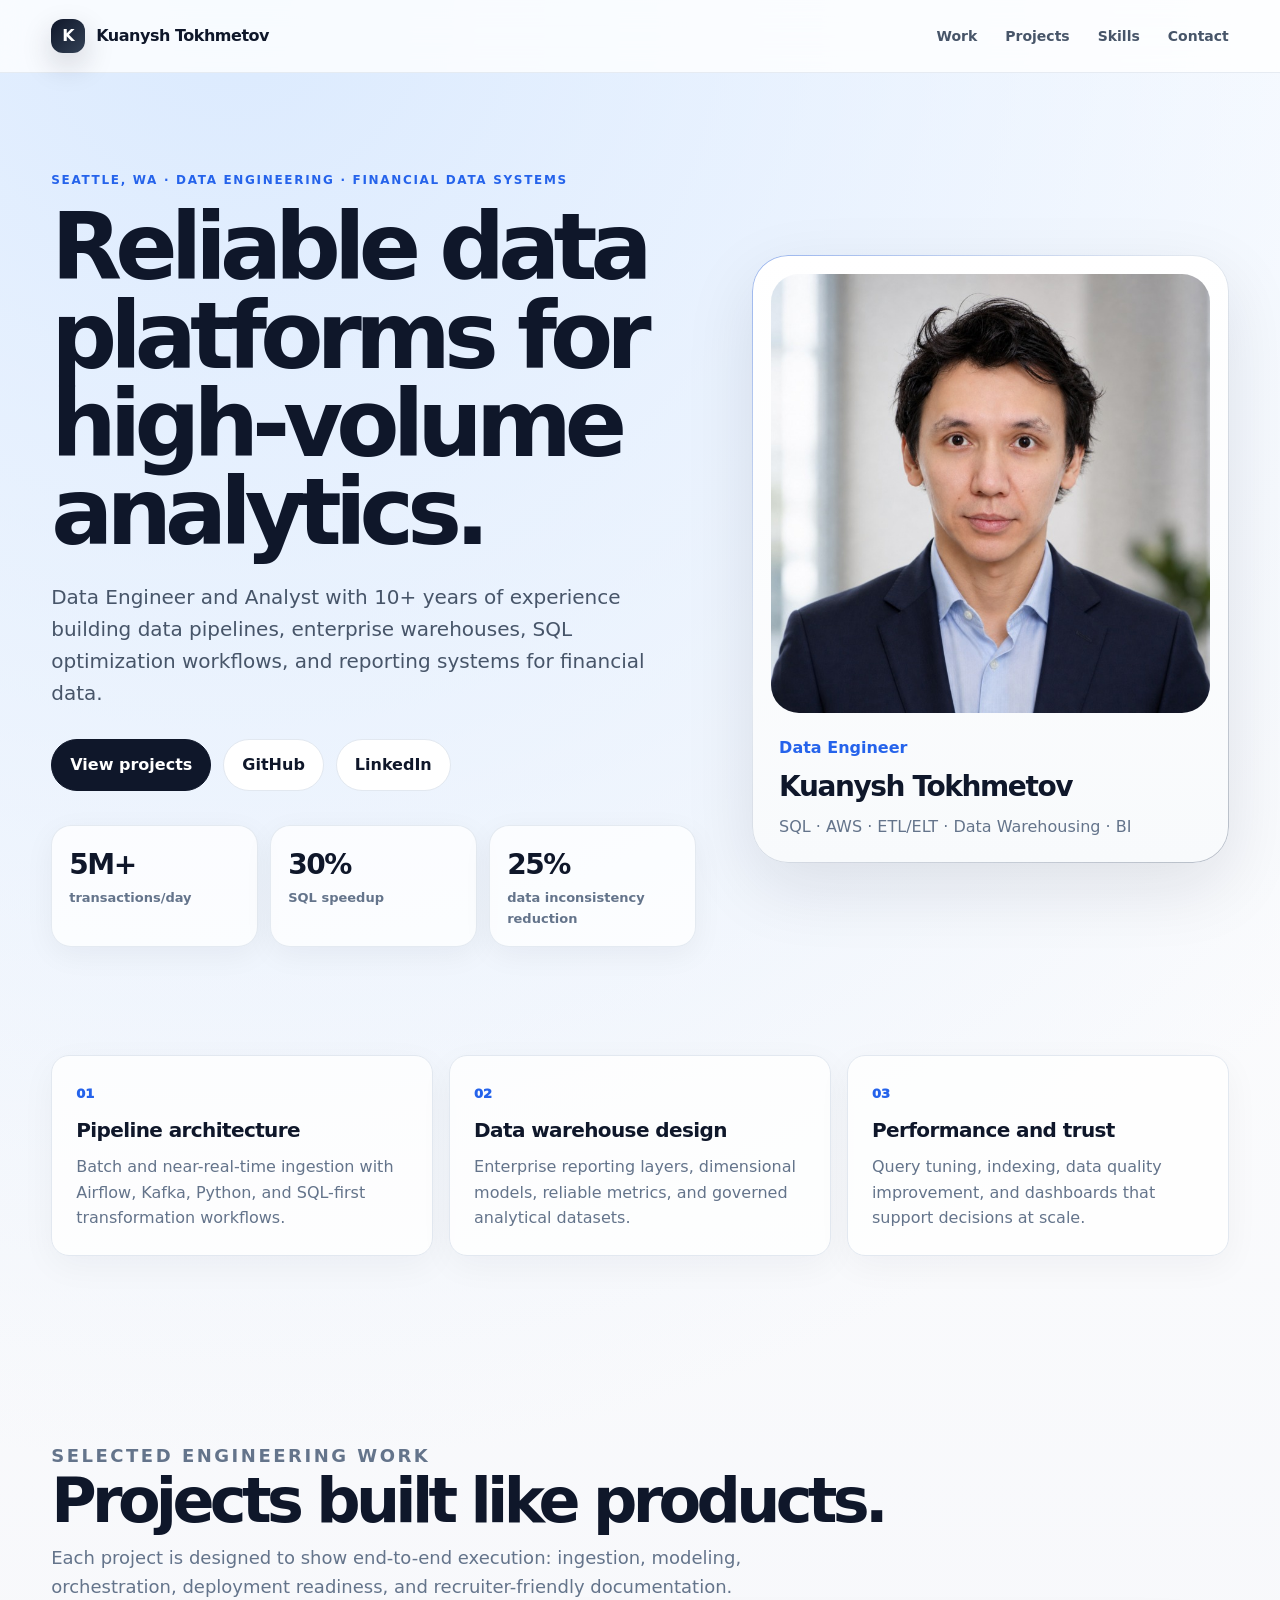
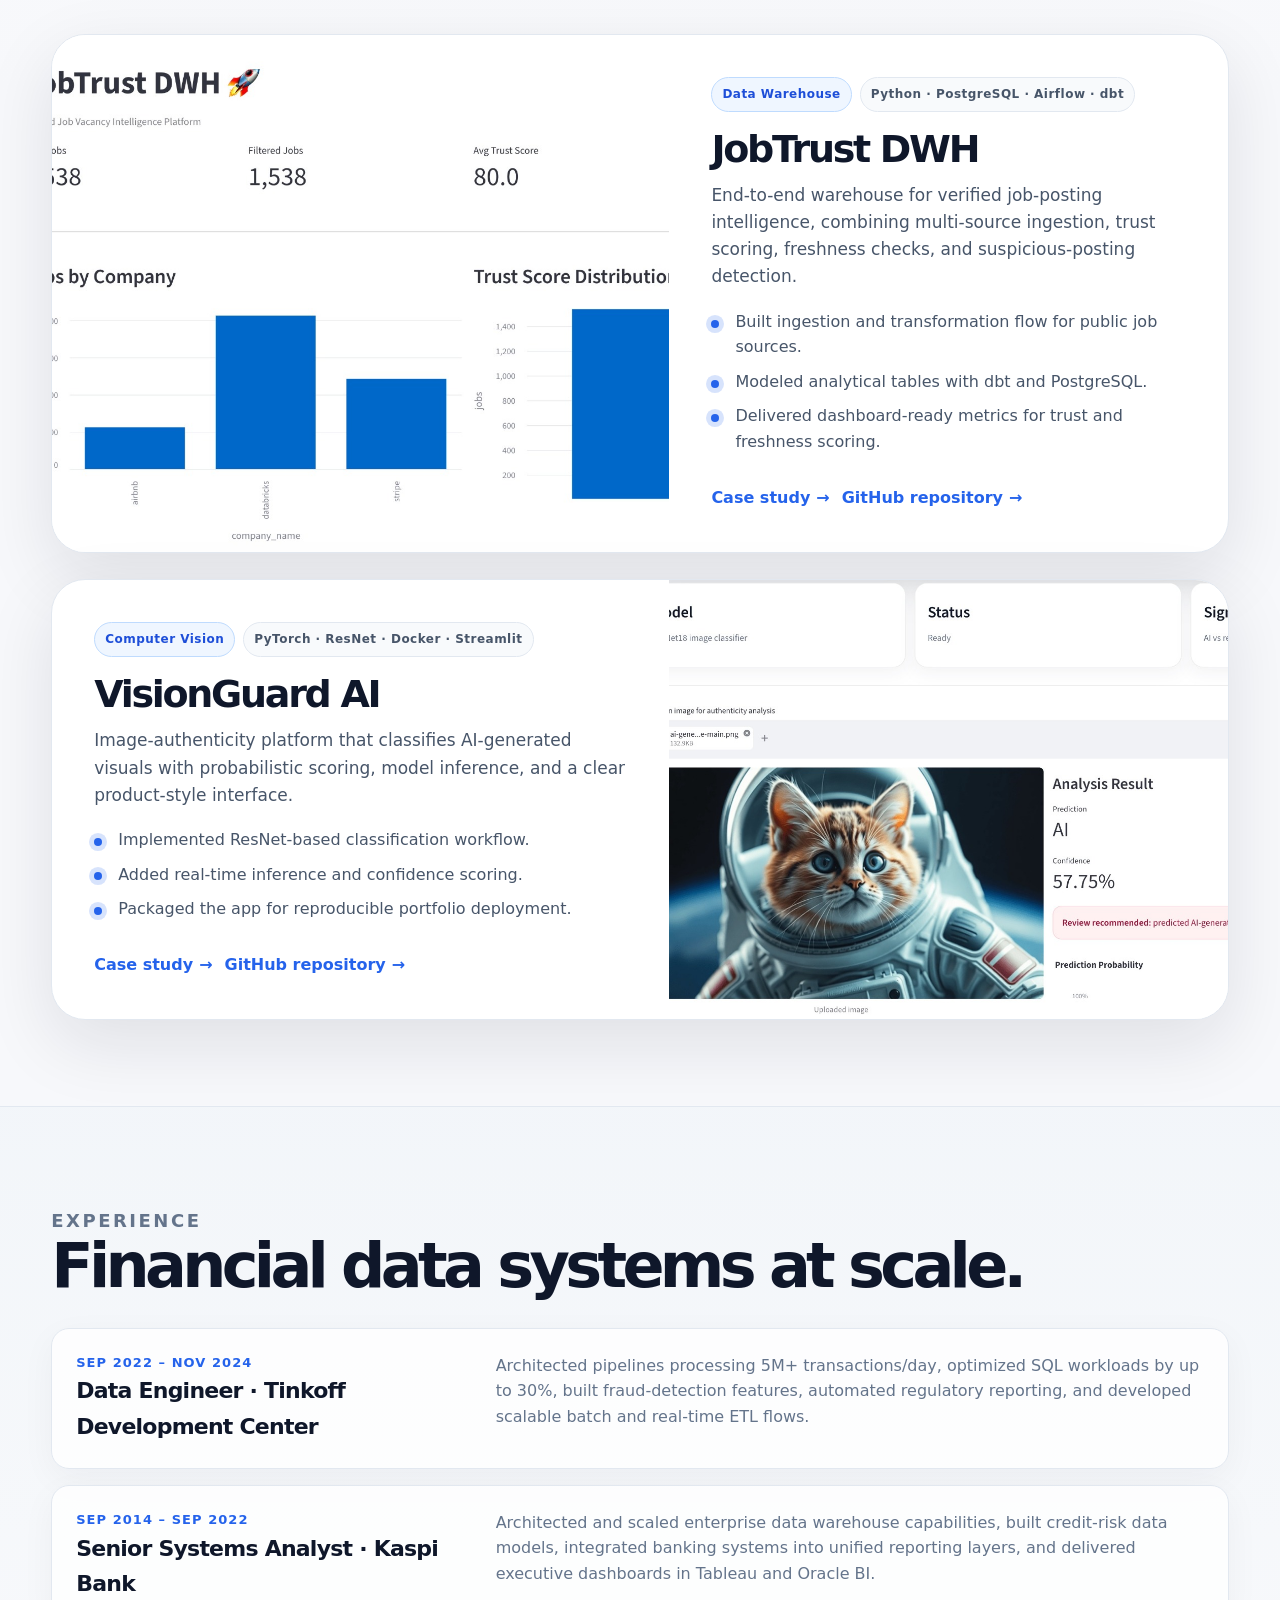
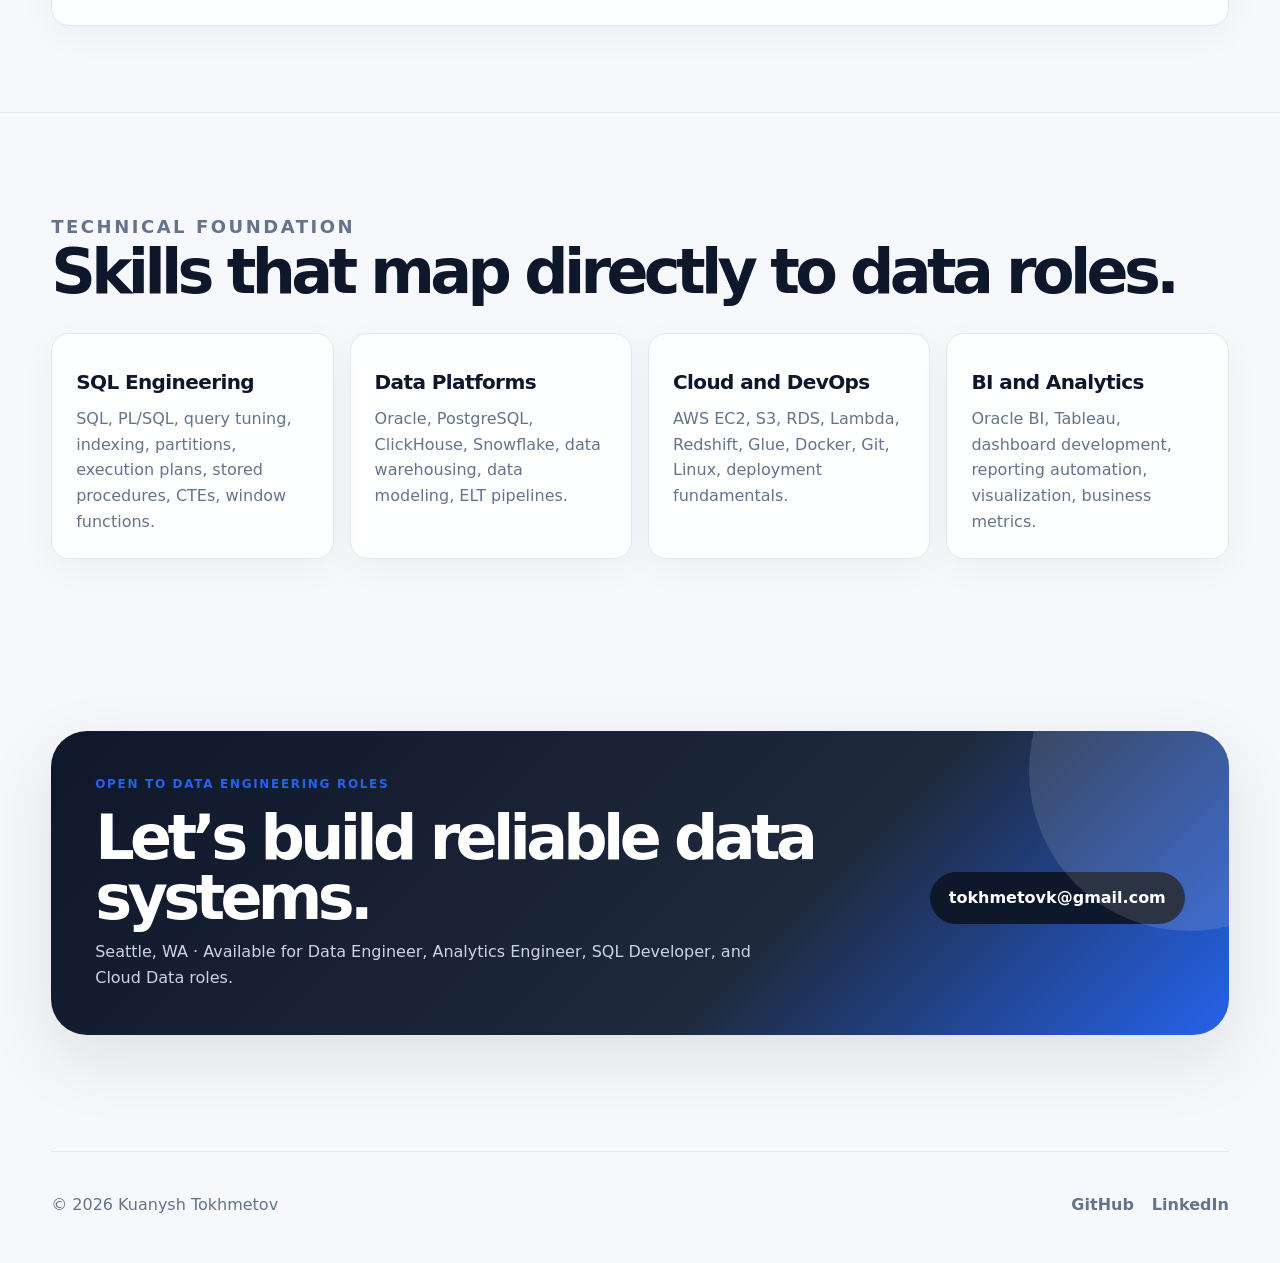
<file: index.html>
<!doctype html>
<html lang="en">
<head>
  <meta charset="utf-8" />
  <meta name="viewport" content="width=device-width, initial-scale=1" />
  <title>Kuanysh Tokhmetov — Data Engineer</title>
  <meta name="description" content="Kuanysh Tokhmetov is a Data Engineer building reliable data pipelines, warehouses, and ML-enabled data products." />
  <link rel="icon" href="img/favicon.png" />
  <link rel="stylesheet" href="css/style.css" />
</head>
<body>
  <a class="skip" href="#main">Skip to content</a>
  <header class="site-header">
    <div class="container nav-shell">
      <a class="brand" href="index.html" aria-label="Home">
        <span class="brand-mark">K</span>
        <span>Kuanysh Tokhmetov</span>
      </a>
      <button class="menu-button" aria-label="Open navigation" aria-expanded="false">Menu</button>
      <nav class="site-nav" aria-label="Primary navigation">
        <a href="#work">Work</a>
        <a href="#projects">Projects</a>
        <a href="#skills">Skills</a>
        <a href="#contact">Contact</a>
      </nav>
    </div>
  </header>

  <main id="main">
    <section class="hero section-pad">
      <div class="container hero-grid">
        <div class="hero-copy reveal">
          <p class="eyebrow">Seattle, WA · Data Engineering · Financial Data Systems</p>
          <h1>Reliable data platforms for high-volume analytics.</h1>
          <p class="hero-lede">Data Engineer and Analyst with 10+ years of experience building data pipelines, enterprise warehouses, SQL optimization workflows, and reporting systems for financial data.</p>
          <div class="hero-actions">
            <a class="btn btn-primary" href="#projects">View projects</a>
            <a class="btn btn-secondary" href="https://github.com/fear2dance" target="_blank" rel="noreferrer">GitHub</a>
            <a class="btn btn-secondary" href="https://www.linkedin.com/in/kuanyshtokhmetov/" target="_blank" rel="noreferrer">LinkedIn</a>
          </div>
          <div class="signal-row" aria-label="Career highlights">
            <div><strong>5M+</strong><span>transactions/day</span></div>
            <div><strong>30%</strong><span>SQL speedup</span></div>
            <div><strong>25%</strong><span>data inconsistency reduction</span></div>
          </div>
        </div>
        <aside class="profile-panel reveal">
          <div class="portrait-wrap">
            <img src="img/avatar.jpg" alt="Professional headshot of Kuanysh Tokhmetov" />
          </div>
          <div class="profile-meta">
            <p class="role">Data Engineer</p>
            <h2>Kuanysh Tokhmetov</h2>
            <p>SQL · AWS · ETL/ELT · Data Warehousing · BI</p>
          </div>
        </aside>
      </div>
    </section>

    <section class="section-pad compact" aria-label="Value proposition">
      <div class="container value-grid">
        <article class="value-card reveal">
          <span>01</span>
          <h3>Pipeline architecture</h3>
          <p>Batch and near-real-time ingestion with Airflow, Kafka, Python, and SQL-first transformation workflows.</p>
        </article>
        <article class="value-card reveal">
          <span>02</span>
          <h3>Data warehouse design</h3>
          <p>Enterprise reporting layers, dimensional models, reliable metrics, and governed analytical datasets.</p>
        </article>
        <article class="value-card reveal">
          <span>03</span>
          <h3>Performance and trust</h3>
          <p>Query tuning, indexing, data quality improvement, and dashboards that support decisions at scale.</p>
        </article>
      </div>
    </section>

    <section id="projects" class="section-pad">
      <div class="container section-head reveal">
        <p class="eyebrow">Selected engineering work</p>
        <h2>Projects built like products.</h2>
        <p>Each project is designed to show end-to-end execution: ingestion, modeling, orchestration, deployment readiness, and recruiter-friendly documentation.</p>
      </div>

      <div class="container project-stack">
        <article class="project-card feature reveal">
          <a class="project-media" href="projects/jobtrust.html" aria-label="Open JobTrust case study">
            <img src="img/jobtrust-dashboard.jpg" alt="JobTrust DWH dashboard screenshot" />
          </a>
          <div class="project-content">
            <div class="project-topline">
              <span class="pill">Data Warehouse</span>
              <span class="pill muted">Python · PostgreSQL · Airflow · dbt</span>
            </div>
            <h3>JobTrust DWH</h3>
            <p>End-to-end warehouse for verified job-posting intelligence, combining multi-source ingestion, trust scoring, freshness checks, and suspicious-posting detection.</p>
            <ul class="clean-list">
              <li>Built ingestion and transformation flow for public job sources.</li>
              <li>Modeled analytical tables with dbt and PostgreSQL.</li>
              <li>Delivered dashboard-ready metrics for trust and freshness scoring.</li>
            </ul>
            <div class="card-actions">
              <a class="text-link" href="projects/jobtrust.html">Case study</a>
              <a class="text-link" href="https://github.com/fear2dance/jobtrust" target="_blank" rel="noreferrer">GitHub repository</a>
            </div>
          </div>
        </article>

        <article class="project-card feature flip reveal">
          <a class="project-media" href="projects/visionguard.html" aria-label="Open VisionGuard case study">
            <img src="img/visionguard-screen.jpg" alt="VisionGuard AI application screenshot" />
          </a>
          <div class="project-content">
            <div class="project-topline">
              <span class="pill">Computer Vision</span>
              <span class="pill muted">PyTorch · ResNet · Docker · Streamlit</span>
            </div>
            <h3>VisionGuard AI</h3>
            <p>Image-authenticity platform that classifies AI-generated visuals with probabilistic scoring, model inference, and a clear product-style interface.</p>
            <ul class="clean-list">
              <li>Implemented ResNet-based classification workflow.</li>
              <li>Added real-time inference and confidence scoring.</li>
              <li>Packaged the app for reproducible portfolio deployment.</li>
            </ul>
            <div class="card-actions">
              <a class="text-link" href="projects/visionguard.html">Case study</a>
              <a class="text-link" href="https://github.com/fear2dance/visionguard" target="_blank" rel="noreferrer">GitHub repository</a>
            </div>
          </div>
        </article>
      </div>
    </section>

    <section id="work" class="section-pad muted-section">
      <div class="container section-head reveal">
        <p class="eyebrow">Experience</p>
        <h2>Financial data systems at scale.</h2>
      </div>
      <div class="container timeline">
        <article class="timeline-item reveal">
          <div>
            <p class="date">Sep 2022 – Nov 2024</p>
            <h3>Data Engineer · Tinkoff Development Center</h3>
          </div>
          <p>Architected pipelines processing 5M+ transactions/day, optimized SQL workloads by up to 30%, built fraud-detection features, automated regulatory reporting, and developed scalable batch and real-time ETL flows.</p>
        </article>
        <article class="timeline-item reveal">
          <div>
            <p class="date">Sep 2014 – Sep 2022</p>
            <h3>Senior Systems Analyst · Kaspi Bank</h3>
          </div>
          <p>Architected and scaled enterprise data warehouse capabilities, built credit-risk data models, integrated banking systems into unified reporting layers, and delivered executive dashboards in Tableau and Oracle BI.</p>
        </article>
      </div>
    </section>

    <section id="skills" class="section-pad">
      <div class="container section-head reveal">
        <p class="eyebrow">Technical foundation</p>
        <h2>Skills that map directly to data roles.</h2>
      </div>
      <div class="container skills-grid">
        <article class="skill-card reveal"><h3>SQL Engineering</h3><p>SQL, PL/SQL, query tuning, indexing, partitions, execution plans, stored procedures, CTEs, window functions.</p></article>
        <article class="skill-card reveal"><h3>Data Platforms</h3><p>Oracle, PostgreSQL, ClickHouse, Snowflake, data warehousing, data modeling, ELT pipelines.</p></article>
        <article class="skill-card reveal"><h3>Cloud and DevOps</h3><p>AWS EC2, S3, RDS, Lambda, Redshift, Glue, Docker, Git, Linux, deployment fundamentals.</p></article>
        <article class="skill-card reveal"><h3>BI and Analytics</h3><p>Oracle BI, Tableau, dashboard development, reporting automation, visualization, business metrics.</p></article>
      </div>
    </section>

    <section id="contact" class="section-pad">
      <div class="container contact-card reveal">
        <div>
          <p class="eyebrow">Open to data engineering roles</p>
          <h2>Let’s build reliable data systems.</h2>
          <p>Seattle, WA · Available for Data Engineer, Analytics Engineer, SQL Developer, and Cloud Data roles.</p>
        </div>
        <div class="contact-actions">
          <a class="btn btn-primary" href="mailto:tokhmetovk@gmail.com">tokhmetovk@gmail.com</a>
        </div>
      </div>
    </section>
  </main>

  <footer class="site-footer">
    <div class="container footer-grid">
      <p>© 2026 Kuanysh Tokhmetov</p>
      <div>
        <a href="https://github.com/fear2dance" target="_blank" rel="noreferrer">GitHub</a>
        <a href="https://www.linkedin.com/in/kuanyshtokhmetov/" target="_blank" rel="noreferrer">LinkedIn</a>
      </div>
    </div>
  </footer>
  <script src="js/main.js"></script>
</body>
</html>
</file>
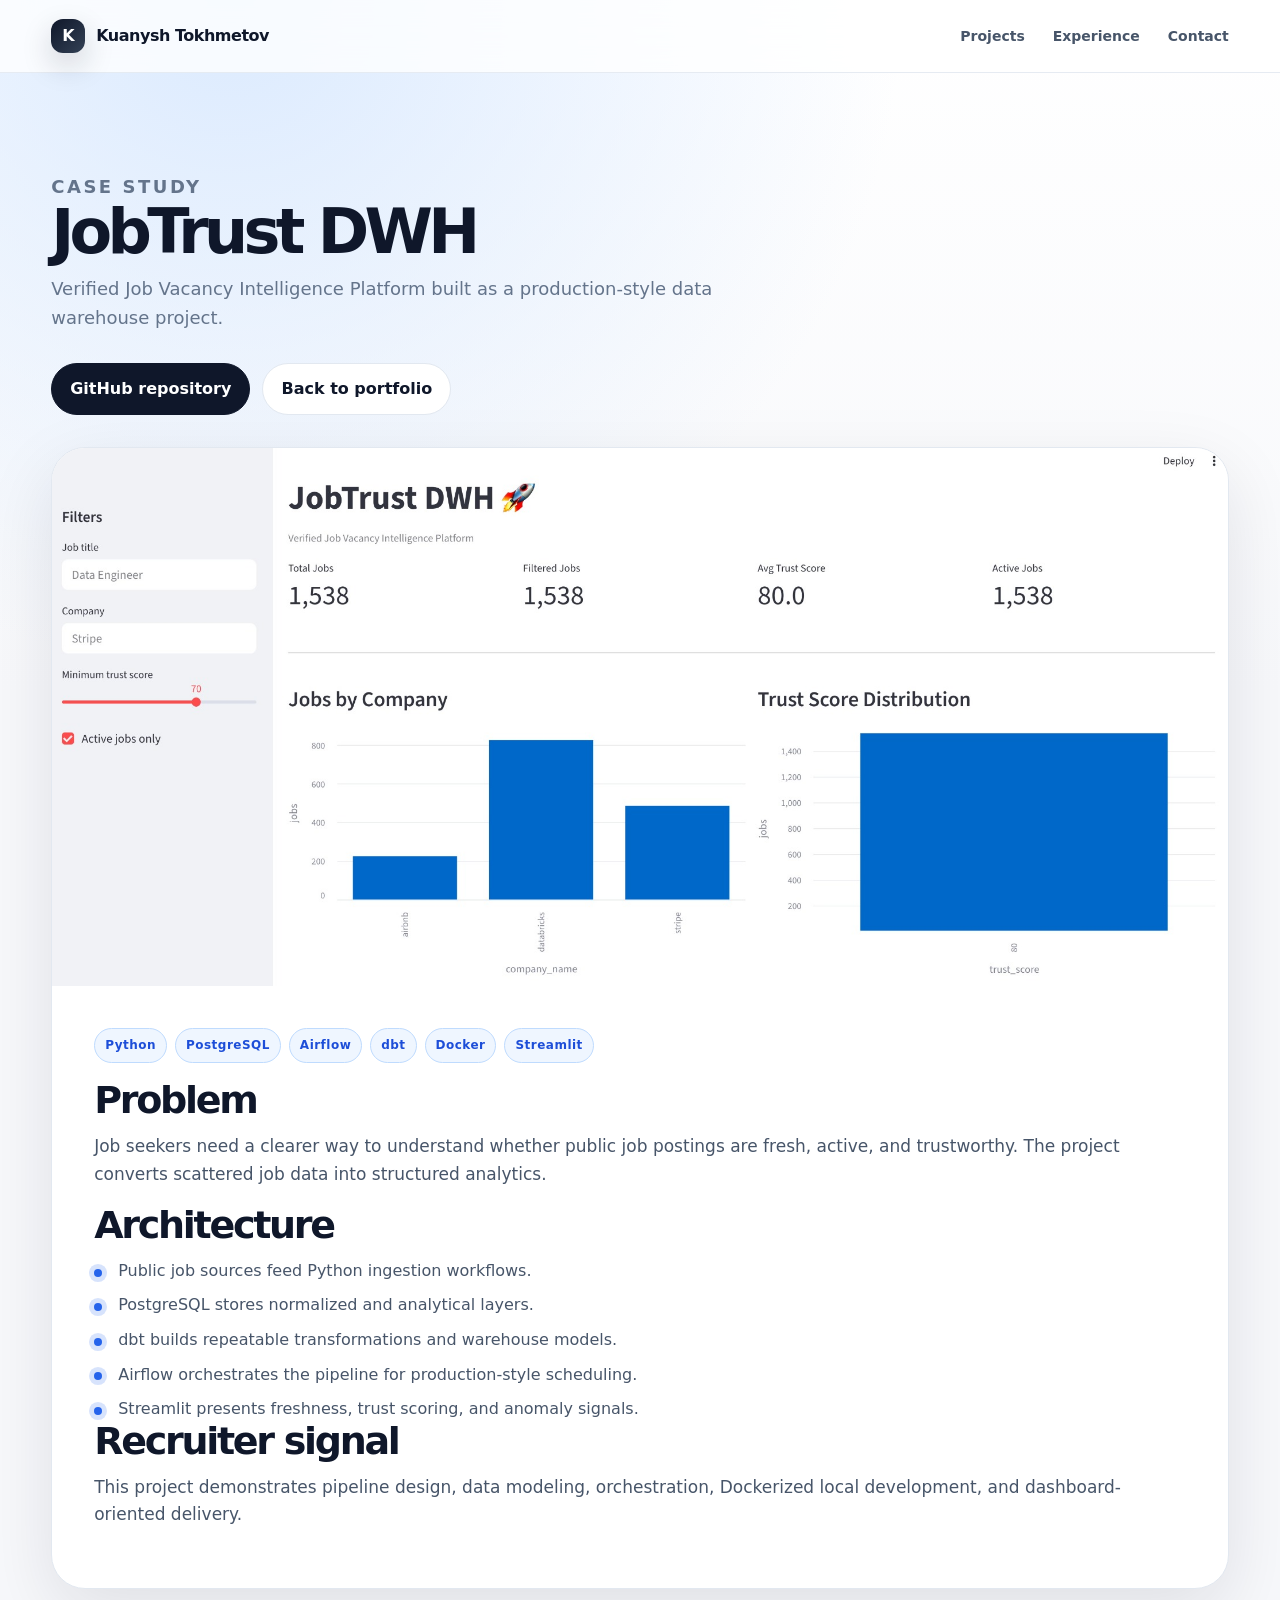
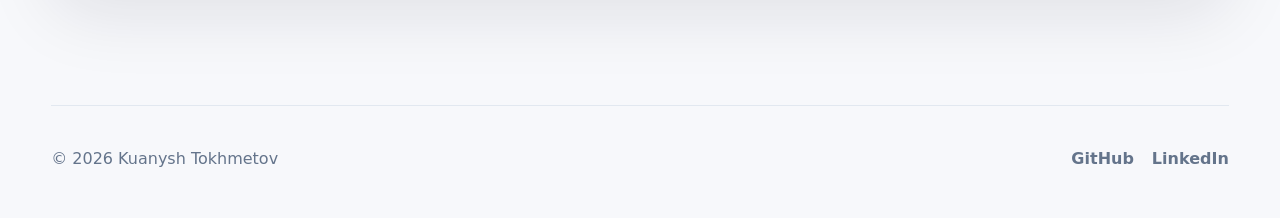
<file: projects/jobtrust.html>
<!doctype html><html lang="en"><head><meta charset="utf-8"><meta name="viewport" content="width=device-width, initial-scale=1"><title>JobTrust DWH — Case Study</title><link rel="icon" href="../img/favicon.png"><link rel="stylesheet" href="../css/style.css"></head><body>
<header class="site-header"><div class="container nav-shell"><a class="brand" href="../index.html"><span class="brand-mark">K</span><span>Kuanysh Tokhmetov</span></a><nav class="site-nav"><a href="../index.html#projects">Projects</a><a href="../index.html#work">Experience</a><a href="../index.html#contact">Contact</a></nav></div></header>
<main><section class="section-pad"><div class="container section-head"><p class="eyebrow">Case study</p><h2>JobTrust DWH</h2><p>Verified Job Vacancy Intelligence Platform built as a production-style data warehouse project.</p><div class="hero-actions"><a class="btn btn-primary" href="https://github.com/fear2dance/jobtrust" target="_blank" rel="noreferrer">GitHub repository</a><a class="btn btn-secondary" href="../index.html">Back to portfolio</a></div></div><div class="container project-card" style="display:block"><div class="project-media"><img src="../img/jobtrust-dashboard.jpg" alt="JobTrust dashboard screenshot"></div><div class="project-content"><div class="project-topline"><span class="pill">Python</span><span class="pill">PostgreSQL</span><span class="pill">Airflow</span><span class="pill">dbt</span><span class="pill">Docker</span><span class="pill">Streamlit</span></div><h3>Problem</h3><p>Job seekers need a clearer way to understand whether public job postings are fresh, active, and trustworthy. The project converts scattered job data into structured analytics.</p><h3>Architecture</h3><ul class="clean-list"><li>Public job sources feed Python ingestion workflows.</li><li>PostgreSQL stores normalized and analytical layers.</li><li>dbt builds repeatable transformations and warehouse models.</li><li>Airflow orchestrates the pipeline for production-style scheduling.</li><li>Streamlit presents freshness, trust scoring, and anomaly signals.</li></ul><h3>Recruiter signal</h3><p>This project demonstrates pipeline design, data modeling, orchestration, Dockerized local development, and dashboard-oriented delivery.</p></div></div></section></main><footer class="site-footer"><div class="container footer-grid"><p>© 2026 Kuanysh Tokhmetov</p><div><a href="https://github.com/fear2dance/jobtrust" target="_blank" rel="noreferrer">GitHub</a><a href="https://www.linkedin.com/in/kuanyshtokhmetov/" target="_blank" rel="noreferrer">LinkedIn</a></div></div></footer><script src="../js/main.js"></script></body></html>
</file>
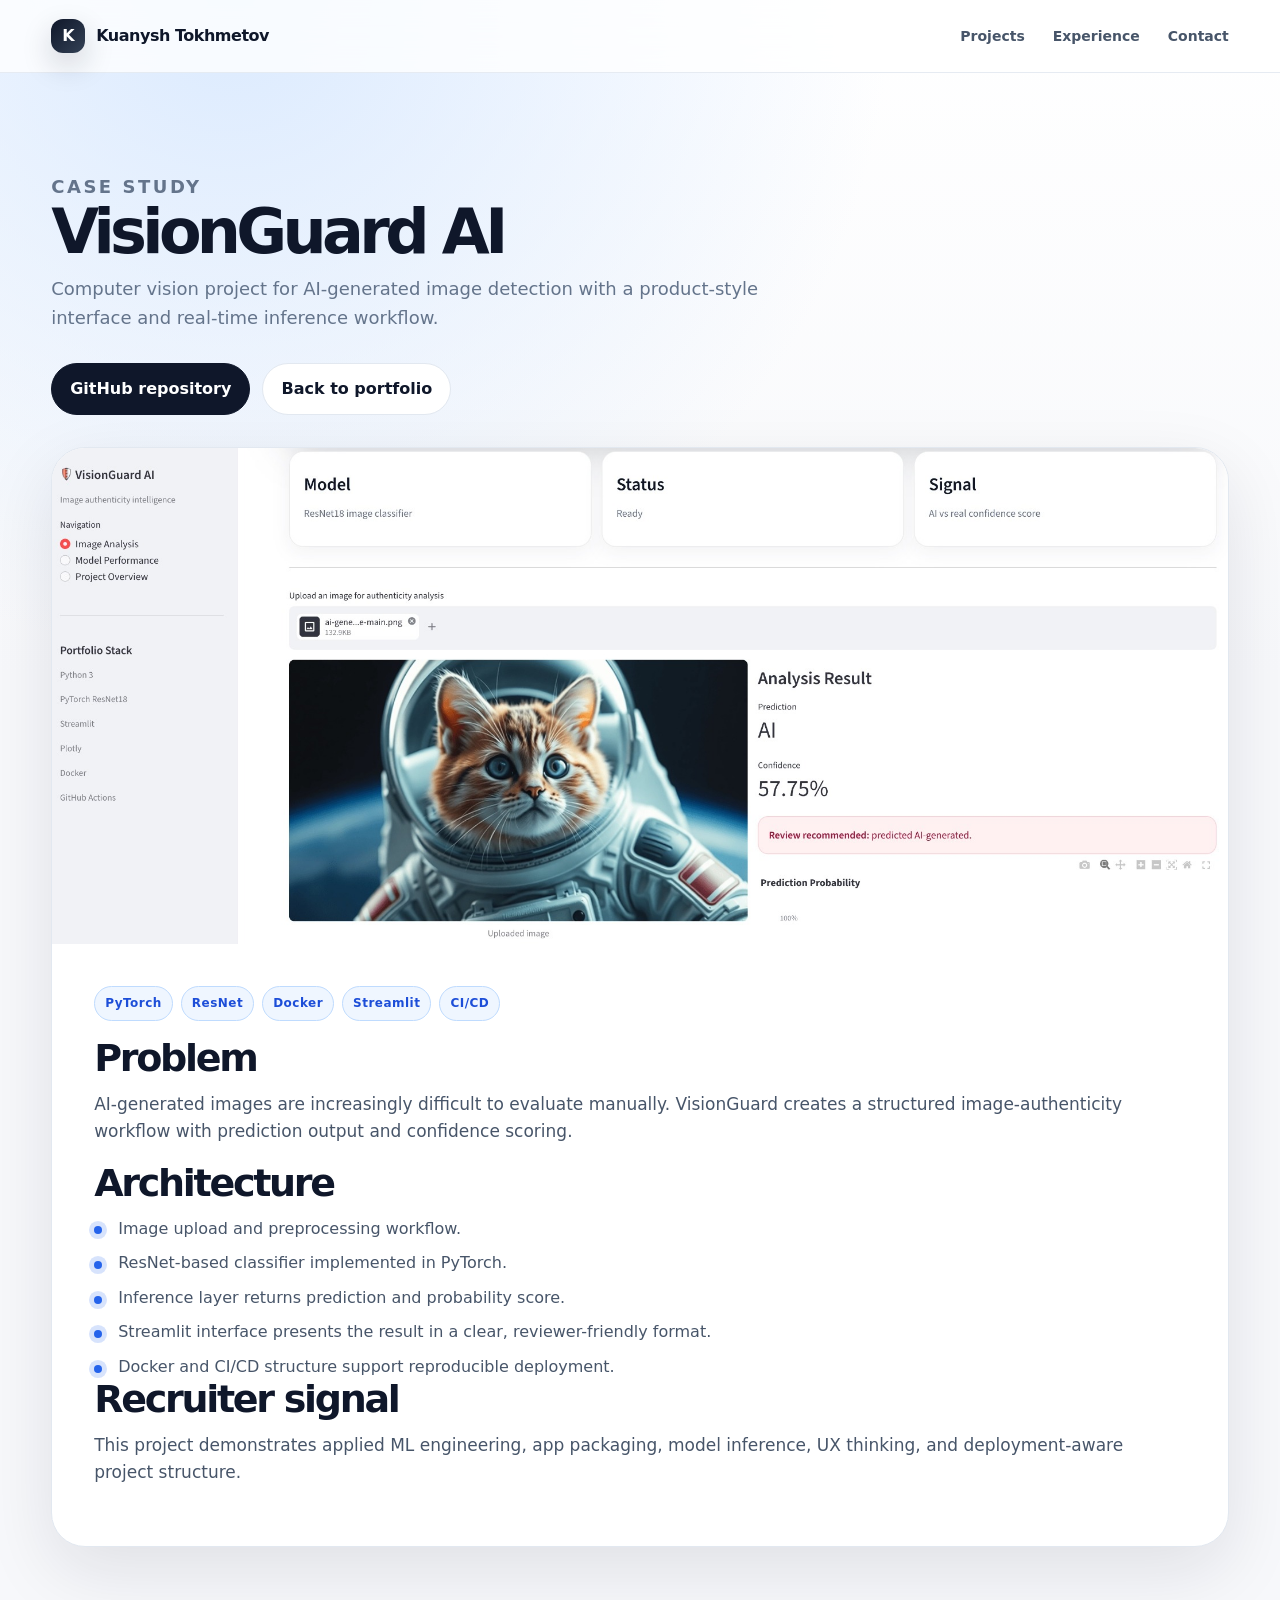
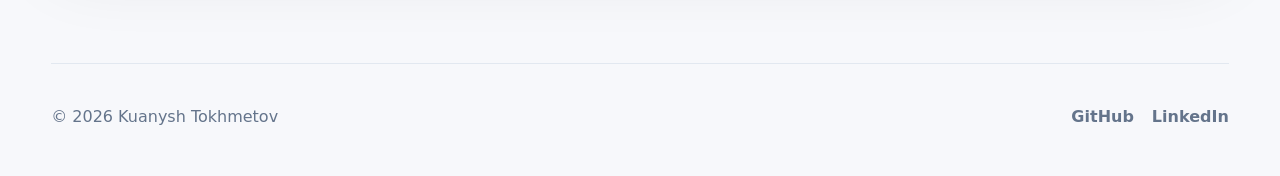
<file: projects/visionguard.html>
<!doctype html><html lang="en"><head><meta charset="utf-8"><meta name="viewport" content="width=device-width, initial-scale=1"><title>VisionGuard AI — Case Study</title><link rel="icon" href="../img/favicon.png"><link rel="stylesheet" href="../css/style.css"></head><body>
<header class="site-header"><div class="container nav-shell"><a class="brand" href="../index.html"><span class="brand-mark">K</span><span>Kuanysh Tokhmetov</span></a><nav class="site-nav"><a href="../index.html#projects">Projects</a><a href="../index.html#work">Experience</a><a href="../index.html#contact">Contact</a></nav></div></header>
<main><section class="section-pad"><div class="container section-head"><p class="eyebrow">Case study</p><h2>VisionGuard AI</h2><p>Computer vision project for AI-generated image detection with a product-style interface and real-time inference workflow.</p><div class="hero-actions"><a class="btn btn-primary" href="https://github.com/fear2dance/visionguard" target="_blank" rel="noreferrer">GitHub repository</a><a class="btn btn-secondary" href="../index.html">Back to portfolio</a></div></div><div class="container project-card" style="display:block"><div class="project-media"><img src="../img/visionguard-screen.jpg" alt="VisionGuard AI screenshot"></div><div class="project-content"><div class="project-topline"><span class="pill">PyTorch</span><span class="pill">ResNet</span><span class="pill">Docker</span><span class="pill">Streamlit</span><span class="pill">CI/CD</span></div><h3>Problem</h3><p>AI-generated images are increasingly difficult to evaluate manually. VisionGuard creates a structured image-authenticity workflow with prediction output and confidence scoring.</p><h3>Architecture</h3><ul class="clean-list"><li>Image upload and preprocessing workflow.</li><li>ResNet-based classifier implemented in PyTorch.</li><li>Inference layer returns prediction and probability score.</li><li>Streamlit interface presents the result in a clear, reviewer-friendly format.</li><li>Docker and CI/CD structure support reproducible deployment.</li></ul><h3>Recruiter signal</h3><p>This project demonstrates applied ML engineering, app packaging, model inference, UX thinking, and deployment-aware project structure.</p></div></div></section></main><footer class="site-footer"><div class="container footer-grid"><p>© 2026 Kuanysh Tokhmetov</p><div><a href="https://github.com/fear2dance/visionguard" target="_blank" rel="noreferrer">GitHub</a><a href="https://www.linkedin.com/in/kuanyshtokhmetov/" target="_blank" rel="noreferrer">LinkedIn</a></div></div></footer><script src="../js/main.js"></script></body></html>
</file>
<file: css/style.css>
:root{
  --bg:#f7f8fb;--surface:#fff;--surface-2:#f1f5f9;--text:#0f172a;--muted:#64748b;--line:#e2e8f0;--brand:#2563eb;--brand-2:#0f172a;--ring:rgba(37,99,235,.18);--shadow:0 24px 70px rgba(15,23,42,.10);--radius:28px;--radius-sm:18px;--container:1180px
}
*{box-sizing:border-box}html{scroll-behavior:smooth}body{margin:0;font-family:Inter,ui-sans-serif,system-ui,-apple-system,BlinkMacSystemFont,"Segoe UI",sans-serif;background:radial-gradient(circle at 18% 0%,#dbeafe 0,transparent 32%),linear-gradient(180deg,#fff 0%,var(--bg) 38%);color:var(--text);line-height:1.6;-webkit-font-smoothing:antialiased}img{max-width:100%;display:block}a{color:inherit;text-decoration:none}.container{width:min(var(--container),92vw);margin:0 auto}.skip{position:absolute;left:-999px;top:16px;background:var(--text);color:#fff;padding:10px 14px;border-radius:10px;z-index:100}.skip:focus{left:16px}.site-header{position:sticky;top:0;z-index:40;background:rgba(255,255,255,.78);backdrop-filter:blur(22px);border-bottom:1px solid rgba(226,232,240,.85)}.nav-shell{height:72px;display:flex;align-items:center;justify-content:space-between}.brand{display:flex;align-items:center;gap:11px;font-weight:850;letter-spacing:-.03em}.brand-mark{width:34px;height:34px;border-radius:12px;background:linear-gradient(135deg,var(--text),#334155);color:#fff;display:grid;place-items:center;box-shadow:0 12px 30px rgba(15,23,42,.18)}.site-nav{display:flex;gap:28px;color:#475569;font-size:14px;font-weight:750}.site-nav a:hover{color:var(--brand)}.menu-button{display:none;border:1px solid var(--line);background:#fff;border-radius:999px;padding:9px 13px;font-weight:800;color:var(--text)}.section-pad{padding:86px 0}.compact{padding-top:22px}.hero{padding-top:98px}.hero-grid{display:grid;grid-template-columns:1.15fr .85fr;gap:56px;align-items:center}.eyebrow{margin:0 0 14px;text-transform:uppercase;letter-spacing:.14em;color:var(--brand);font-size:12px;font-weight:900}.hero h1,.section-head h2,.contact-card h2{margin:0;letter-spacing:-.075em;line-height:.96}.hero h1{font-size:clamp(52px,8vw,92px);max-width:850px}.hero-lede{font-size:20px;color:#475569;max-width:760px;margin:24px 0 0}.hero-actions,.contact-actions,.card-actions{display:flex;gap:12px;flex-wrap:wrap;margin-top:30px}.btn{display:inline-flex;align-items:center;justify-content:center;min-height:46px;padding:12px 18px;border-radius:999px;font-weight:850;border:1px solid var(--line);transition:.2s ease;background:#fff}.btn:hover{transform:translateY(-2px);box-shadow:0 12px 30px rgba(15,23,42,.1)}.btn-primary{background:var(--text);color:#fff;border-color:var(--text)}.btn-secondary{background:#fff}.btn-secondary.dark{background:rgba(255,255,255,.08);color:#fff;border-color:rgba(255,255,255,.18)}.signal-row{display:grid;grid-template-columns:repeat(3,1fr);gap:12px;margin-top:34px;max-width:700px}.signal-row div{background:rgba(255,255,255,.75);border:1px solid rgba(226,232,240,.9);border-radius:20px;padding:17px;box-shadow:0 8px 30px rgba(15,23,42,.05)}.signal-row strong{display:block;font-size:28px;letter-spacing:-.05em}.signal-row span{display:block;color:var(--muted);font-size:13px;font-weight:700}.profile-panel{position:relative;background:linear-gradient(180deg,#fff,#f8fafc);border:1px solid var(--line);border-radius:36px;padding:18px;box-shadow:var(--shadow)}.profile-panel:before{content:"";position:absolute;inset:-1px;border-radius:36px;padding:1px;background:linear-gradient(135deg,rgba(37,99,235,.38),transparent 40%,rgba(15,23,42,.2));-webkit-mask:linear-gradient(#000 0 0) content-box,linear-gradient(#000 0 0);-webkit-mask-composite:xor;mask-composite:exclude;pointer-events:none}.portrait-wrap{border-radius:28px;overflow:hidden;background:#e2e8f0;aspect-ratio:1/1}.portrait-wrap img{width:100%;height:100%;object-fit:cover}.profile-meta{padding:22px 8px 4px}.profile-meta .role{color:var(--brand);font-weight:900;margin:0 0 4px}.profile-meta h2{font-size:28px;margin:0 0 5px;letter-spacing:-.05em}.profile-meta p:last-child{margin:0;color:var(--muted)}.value-grid{display:grid;grid-template-columns:repeat(3,1fr);gap:16px}.value-card,.skill-card,.timeline-item{background:rgba(255,255,255,.82);border:1px solid var(--line);border-radius:var(--radius-sm);padding:24px;box-shadow:0 10px 35px rgba(15,23,42,.045)}.value-card span{font-size:13px;color:var(--brand);font-weight:950}.value-card h3,.skill-card h3{margin:8px 0 8px;font-size:20px;letter-spacing:-.03em}.value-card p,.skill-card p,.timeline-item p,.section-head p{color:var(--muted);margin:0}.section-head{margin-bottom:32px}.section-head h2,.contact-card h2{font-size:clamp(38px,5vw,62px)}.section-head p{max-width:760px;font-size:18px;margin-top:14px}.project-stack{display:grid;gap:26px}.project-card{display:grid;grid-template-columns:1.05fr .95fr;gap:0;background:#fff;border:1px solid var(--line);border-radius:34px;overflow:hidden;box-shadow:var(--shadow)}.project-card.flip .project-media{order:2}.project-media{background:var(--surface-2);min-height:390px;display:block;overflow:hidden}.project-media img{width:100%;height:100%;object-fit:cover;transition:transform .6s ease}.project-card:hover .project-media img{transform:scale(1.035)}.project-content{padding:42px;align-self:center}.project-topline{display:flex;gap:8px;flex-wrap:wrap;margin-bottom:18px}.pill{font-size:12px;font-weight:900;letter-spacing:.04em;border:1px solid #bfdbfe;background:#eff6ff;color:#1d4ed8;border-radius:999px;padding:7px 10px}.pill.muted{background:#f8fafc;color:#475569;border-color:var(--line)}.project-content h3{font-size:38px;line-height:1;letter-spacing:-.06em;margin:0 0 14px}.project-content p{color:#475569;margin:0 0 18px;font-size:17px}.clean-list{margin:0;padding:0;list-style:none;display:grid;gap:9px;color:#475569}.clean-list li{position:relative;padding-left:24px}.clean-list li:before{content:"";position:absolute;left:0;top:.68em;width:8px;height:8px;border-radius:50%;background:var(--brand);box-shadow:0 0 0 5px var(--ring)}.text-link{font-weight:900;color:var(--brand);display:inline-flex;align-items:center;gap:6px}.text-link:after{content:"→"}.muted-section{background:linear-gradient(180deg,rgba(241,245,249,.75),rgba(248,250,252,.45));border-top:1px solid var(--line);border-bottom:1px solid var(--line)}.timeline{display:grid;gap:16px}.timeline-item{display:grid;grid-template-columns:.55fr 1fr;gap:30px;align-items:start}.timeline-item h3{margin:0;font-size:22px;letter-spacing:-.035em}.date{margin:0 0 8px;color:var(--brand)!important;font-weight:900;font-size:13px;text-transform:uppercase;letter-spacing:.08em}.skills-grid{display:grid;grid-template-columns:repeat(4,1fr);gap:16px}.contact-card{display:flex;justify-content:space-between;gap:30px;align-items:center;background:linear-gradient(135deg,#0f172a,#1e293b 62%,#2563eb);color:#fff;border-radius:36px;padding:44px;box-shadow:var(--shadow);overflow:hidden;position:relative}.contact-card:after{content:"";position:absolute;right:-120px;top:-120px;width:320px;height:320px;background:rgba(255,255,255,.12);border-radius:50%}.contact-card p:not(.eyebrow){color:#cbd5e1;margin:12px 0 0;max-width:680px}.site-footer{padding:30px 0;color:#64748b}.footer-grid{display:flex;justify-content:space-between;gap:20px;align-items:center;border-top:1px solid var(--line);padding-top:24px}.footer-grid div{display:flex;gap:18px;font-weight:800}.reveal{opacity:0;transform:translateY(18px);transition:opacity .7s ease,transform .7s ease}.reveal.visible{opacity:1;transform:none}
@media (max-width:960px){.hero-grid,.project-card,.timeline-item{grid-template-columns:1fr}.project-card.flip .project-media{order:0}.project-media{min-height:260px}.skills-grid,.value-grid{grid-template-columns:repeat(2,1fr)}.hero h1{font-size:clamp(48px,12vw,72px)}.profile-panel{max-width:520px}.section-pad{padding:64px 0}}
@media (max-width:720px){.nav-shell{height:66px}.menu-button{display:inline-flex}.site-nav{position:absolute;left:4vw;right:4vw;top:74px;background:#fff;border:1px solid var(--line);border-radius:22px;padding:14px;box-shadow:var(--shadow);display:none;flex-direction:column;gap:4px}.site-nav.open{display:flex}.site-nav a{padding:12px;border-radius:14px}.site-nav a:hover{background:#f8fafc}.hero{padding-top:60px}.hero-actions .btn,.contact-actions .btn{width:100%}.signal-row,.skills-grid,.value-grid{grid-template-columns:1fr}.project-content{padding:26px}.project-content h3{font-size:32px}.contact-card{align-items:stretch;flex-direction:column;padding:28px}.footer-grid{flex-direction:column;align-items:flex-start}.section-head h2,.contact-card h2{font-size:38px}.portrait-wrap{aspect-ratio:4/5}.profile-panel{border-radius:28px}.project-card{border-radius:26px}}
</file>
